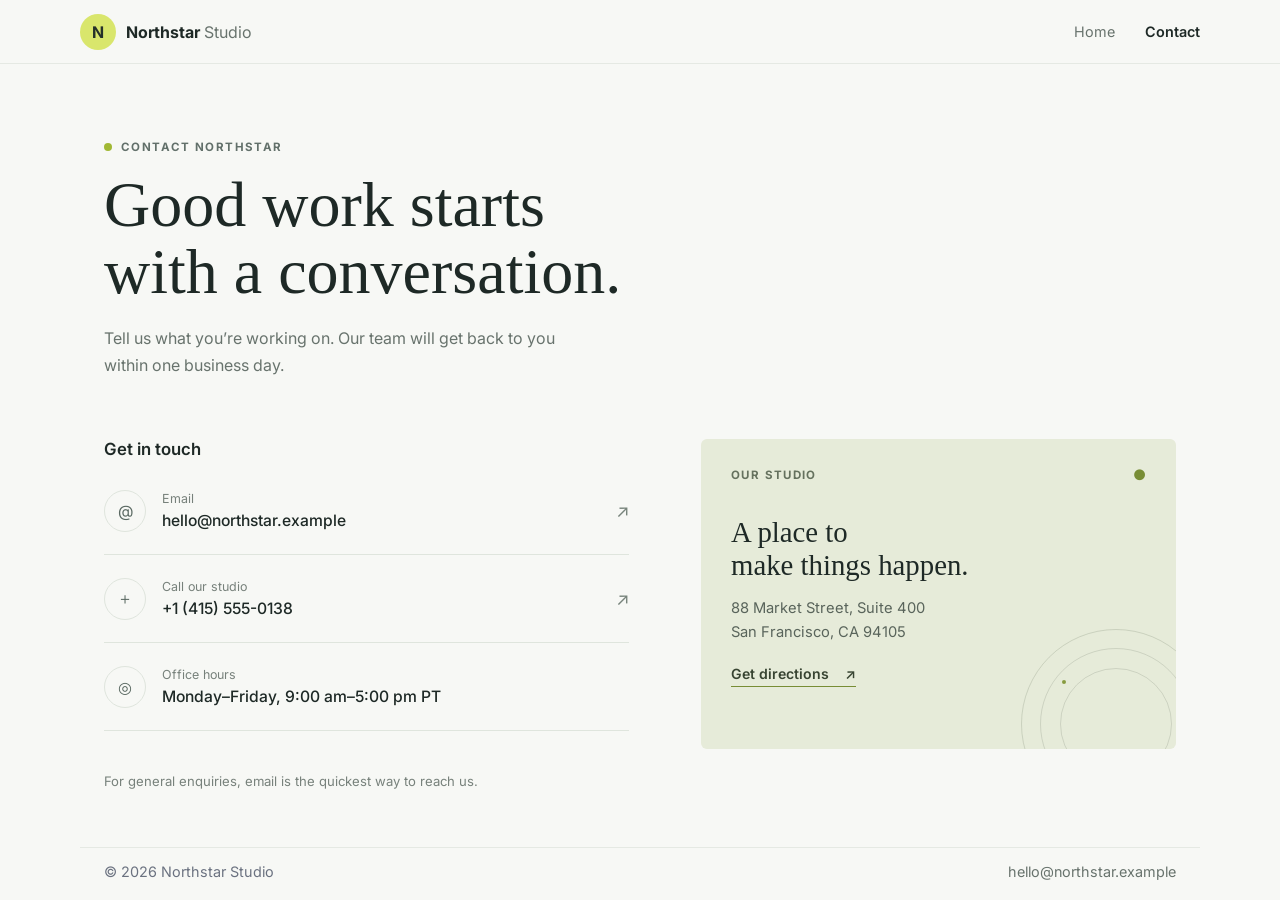
<file: Template/Contacts.html>
<!DOCTYPE html>
<html lang="en">
<head>
	<meta charset="UTF-8" />
	<meta name="viewport" content="width=device-width, initial-scale=1.0" />
	<meta name="theme-color" content="#f5f7fb" />
	<title>Contact | Northstar Studio</title>
	<link rel="stylesheet" href="style.css" />
	<link href="https://fonts.googleapis.com/css2?family=Inter:wght@300;400;500;600;700&display=swap" rel="stylesheet" />
</head>
<body class="contacts-page">
	<header class="topbar contacts-topbar">
		<a class="brand contacts-brand" href="Index.html" aria-label="Northstar Studio home">
			<span class="contacts-mark" aria-hidden="true">N</span>
			<span class="logo-text">Northstar <span>Studio</span></span>
		</a>
		<nav class="contacts-nav" aria-label="Main navigation">
			<a href="Index.html">Home</a>
			<a class="current" href="Contacts.html" aria-current="page">Contact</a>
		</nav>
	</header>

	<main class="contacts-main">
		<section class="contacts-intro" aria-labelledby="contact-title">
			<p class="contacts-kicker"><span></span> CONTACT NORTHSTAR</p>
			<h1 id="contact-title">Good work starts<br />with a conversation.</h1>
			<p class="contacts-lead">Tell us what you’re working on. Our team will get back to you within one business day.</p>
		</section>

		<section class="contacts-content" aria-label="Company contact details">
			<div class="contact-methods">
				<h2>Get in touch</h2>
				<a class="contact-row" href="mailto:hello@northstar.example">
					<span class="contact-icon" aria-hidden="true">@</span>
					<span class="contact-copy">
						<span class="contact-label">Email</span>
						<span class="contact-value">hello@northstar.example</span>
					</span>
					<span class="contact-arrow" aria-hidden="true">↗</span>
				</a>
				<a class="contact-row" href="tel:+14155550138">
					<span class="contact-icon" aria-hidden="true">＋</span>
					<span class="contact-copy">
						<span class="contact-label">Call our studio</span>
						<span class="contact-value">+1 (415) 555-0138</span>
					</span>
					<span class="contact-arrow" aria-hidden="true">↗</span>
				</a>
				<div class="contact-row contact-row-static">
					<span class="contact-icon" aria-hidden="true">◎</span>
					<span class="contact-copy">
						<span class="contact-label">Office hours</span>
						<span class="contact-value">Monday–Friday, 9:00 am–5:00 pm PT</span>
					</span>
				</div>
			</div>

			<aside class="office-panel" aria-labelledby="office-title">
				<div class="office-panel-top">
					<p class="office-kicker">OUR STUDIO</p>
					<span class="office-pin" aria-hidden="true">●</span>
				</div>
				<h2 id="office-title">A place to<br />make things happen.</h2>
				<address>88 Market Street, Suite 400<br />San Francisco, CA 94105</address>
				<a class="directions-link" href="https://www.openstreetmap.org/search?query=88%20Market%20Street%2C%20San%20Francisco%2C%20CA%2094105" target="_blank" rel="noreferrer">
					Get directions <span aria-hidden="true">↗</span>
				</a>
				<div class="office-coordinate" aria-hidden="true"><span></span></div>
			</aside>
		</section>

		<p class="contacts-note">For general enquiries, email is the quickest way to reach us.</p>
	</main>

	<footer class="footer contacts-footer">
		<span>© 2026 Northstar Studio</span>
		<a href="mailto:hello@northstar.example">hello@northstar.example</a>
	</footer>
</body>
</html>
</file>
<file: Template/style.css>
:root{
	--bg:#f5f7fb;
	--card:#ffffff;
	--muted:#6b7280;
	--accent:#4265f4;
	--accent-2:#00c853;
	--text:#0f172a;
	--sidebar:#0b1220;
	--glass: rgba(255,255,255,0.6);
	--radius:10px;
}

*{box-sizing:border-box}
html,body{height:100%}
body{
	margin:0;
	font-family:Inter, system-ui, -apple-system, 'Segoe UI', Roboto, 'Helvetica Neue', Arial;
	background:var(--bg);
	color:var(--text);
	-webkit-font-smoothing:antialiased;
}

.topbar{
	height:64px;display:flex;align-items:center;justify-content:space-between;
	padding:0 20px;background:linear-gradient(90deg, #ffffff, #fbfdff);
	border-bottom:1px solid rgba(15,23,42,0.04);position:sticky;top:0;z-index:50
}
.brand{display:flex;align-items:center;gap:12px;font-weight:600}
.logo-icon{width:40px;height:40px;background:linear-gradient(135deg,var(--accent),#8ab0ff);border-radius:8px}
.logo-text{font-size:1.1rem}
.topbar-actions{display:flex;align-items:center;gap:12px}
.icon-btn{background:transparent;border:0;padding:8px;border-radius:8px;cursor:pointer;font-size:18px}
.search{padding:8px 12px;border-radius:8px;border:1px solid rgba(15,23,42,0.06);min-width:180px}
.avatar{width:36px;height:36px;border-radius:50%;background:var(--accent);color:#fff;display:flex;align-items:center;justify-content:center;font-weight:700}

.layout{display:flex;min-height:calc(100vh - 64px - 48px)}
.sidebar{width:220px;background:var(--sidebar);color:#fff;padding:20px}
.sidebar nav ul{list-style:none;padding:0;margin:0}
.sidebar nav li{padding:10px 12px;border-radius:8px;margin-bottom:6px;cursor:pointer}
.sidebar nav li.active, .sidebar nav li:hover{background:rgba(255,255,255,0.06)}

.main{flex:1;padding:24px}
.hero h1{margin:0;font-size:1.6rem}
.muted{color:var(--muted);font-size:0.95rem}

.metrics{display:grid;grid-template-columns:repeat(4,1fr);gap:16px;margin:18px 0}
.card{background:var(--card);padding:18px;border-radius:var(--radius);box-shadow:0 6px 18px rgba(15,23,42,0.04)}
.card-title{font-size:0.9rem;color:var(--muted);margin-bottom:8px}
.card-value{font-size:1.4rem;font-weight:700}
.card-sub{font-size:0.85rem;color:var(--muted);margin-top:8px}

.charts{display:grid;grid-template-columns:2fr 1fr;gap:16px;margin-bottom:18px}
.panel{background:var(--card);padding:16px;border-radius:var(--radius);box-shadow:0 6px 18px rgba(15,23,42,0.04);min-height:180px}
.panel-header h3{margin:0 0 8px 0;font-size:1rem}
canvas{width:100% !important;height:160px !important}

.table-panel table{width:100%;border-collapse:collapse}
.table-panel th,.table-panel td{padding:12px 10px;text-align:left;border-bottom:1px solid rgba(15,23,42,0.04)}
.table-panel tbody tr:hover{background:rgba(15,23,42,0.02)}
.ok{color:var(--accent-2);font-weight:600}
.pending{color:#f59e0b;font-weight:600}

.footer{height:48px;display:flex;align-items:center;justify-content:space-between;padding:0 20px;color:var(--muted);font-size:0.9rem}

@media (max-width:1000px){
	.metrics{grid-template-columns:repeat(2,1fr)}
	.charts{grid-template-columns:1fr}
	.sidebar{display:none}
}

@media (max-width:640px){
	.metrics{grid-template-columns:1fr}
	.topbar{padding:0 12px}
	.search{display:none}
}

/* small helper */
.muted{opacity:0.85}

.contacts-page{
	min-height:100%;
	background:#f7f8f5;
	color:#1e2926;
}
.contacts-topbar{
	background:#f7f8f5;
	border-bottom:1px solid #e5e9e3;
	padding:0 max(24px, calc((100vw - 1120px) / 2));
}
.contacts-brand{color:#1e2926;text-decoration:none;gap:10px}
.contacts-mark{
	width:36px;height:36px;display:grid;place-items:center;
	background:#d9e66c;color:#25302a;border-radius:50%;font-weight:700;
}
.contacts-brand .logo-text{font-size:1rem;font-weight:700}
.contacts-brand .logo-text span{font-weight:400;color:#68736d}
.contacts-nav{display:flex;align-items:center;gap:30px;height:100%}
.contacts-nav a{color:#68736d;text-decoration:none;font-size:.9rem}
.contacts-nav a.current{color:#1e2926;font-weight:600}
.contacts-main{max-width:1120px;margin:0 auto;padding:76px 24px 58px}
.contacts-intro{max-width:720px}
.contacts-kicker,.office-kicker{
	margin:0 0 18px;display:flex;align-items:center;gap:9px;
	font-size:.72rem;font-weight:700;letter-spacing:.12em;color:#62706a;
}
.contacts-kicker span{width:8px;height:8px;border-radius:50%;background:#a1b834}
.contacts-intro h1{
	margin:0;color:#1e2926;font-family:Georgia,'Times New Roman',serif;
	font-size:clamp(2.7rem, 5vw, 4.5rem);font-weight:400;line-height:1.04;
}
.contacts-lead{max-width:490px;margin:20px 0 0;color:#68736d;font-size:1rem;line-height:1.7}
.contacts-content{display:grid;grid-template-columns:1.05fr .95fr;gap:72px;margin-top:60px;align-items:stretch}
.contact-methods h2{font-size:1.05rem;margin:0 0 8px;font-weight:600}
.contact-row{
	min-height:88px;display:flex;align-items:center;gap:16px;
	border-bottom:1px solid #dfe5dd;color:inherit;text-decoration:none;
}
.contact-icon{
	width:42px;height:42px;flex:0 0 42px;display:grid;place-items:center;
	border:1px solid #dfe5dd;border-radius:50%;color:#596861;font-size:1rem;
}
.contact-copy{display:grid;gap:5px;min-width:0}
.contact-label{font-size:.78rem;color:#77817b}
.contact-value{font-size:.98rem;font-weight:500;overflow-wrap:anywhere}
.contact-arrow{margin-left:auto;color:#78847c;font-size:1.1rem}
.contact-row-static{cursor:default}
.office-panel{
	position:relative;overflow:hidden;min-height:310px;padding:27px 30px 26px;
	background:#e6ebd9;border-radius:6px;
}
.office-panel-top{display:flex;align-items:center;justify-content:space-between}
.office-kicker{margin:0;color:#65715e}
.office-pin{color:#788d35;font-size:.9rem}
.office-panel h2{
	position:relative;z-index:1;margin:33px 0 15px;
	font-family:Georgia,'Times New Roman',serif;font-size:1.8rem;line-height:1.12;font-weight:400;
}
.office-panel address{position:relative;z-index:1;color:#59645b;font-size:.92rem;line-height:1.65;font-style:normal}
.directions-link{
	position:relative;z-index:1;display:inline-flex;gap:16px;align-items:center;
	margin-top:20px;padding-bottom:4px;border-bottom:1px solid #788d35;
	color:#384432;text-decoration:none;font-size:.88rem;font-weight:600;
}
.office-coordinate{
	position:absolute;width:190px;height:190px;right:-35px;bottom:-70px;
	border:1px solid rgba(101,113,94,.22);border-radius:50%;
}
.office-coordinate::before,.office-coordinate::after{
	content:"";position:absolute;border:1px solid rgba(101,113,94,.2);border-radius:50%;
}
.office-coordinate::before{inset:18px}
.office-coordinate::after{inset:38px}
.office-coordinate span{
	position:absolute;width:8px;height:8px;top:48px;left:38px;
	background:#879b3f;border:2px solid #e6ebd9;border-radius:50%;
}
.contacts-note{margin:24px 0 0;color:#77817b;font-size:.82rem}
.contacts-footer{
	max-width:1120px;margin:0 auto;padding:0 24px;border-top:1px solid #e5e9e3;
}
.contacts-footer a{color:#68736d;text-decoration:none}

@media (max-width:760px){
	.contacts-main{padding-top:54px}
	.contacts-content{grid-template-columns:1fr;gap:34px;margin-top:42px}
	.office-panel{min-height:285px}
}
@media (max-width:480px){
	.contacts-topbar{padding:0 16px}
	.contacts-nav{gap:18px}
	.contacts-main{padding:42px 18px 38px}
	.contacts-intro h1{font-size:2.75rem}
	.contact-value{font-size:.9rem}
	.office-panel{padding:24px 22px}
	.contacts-footer{padding:0 18px;font-size:.78rem}
}
</file>
